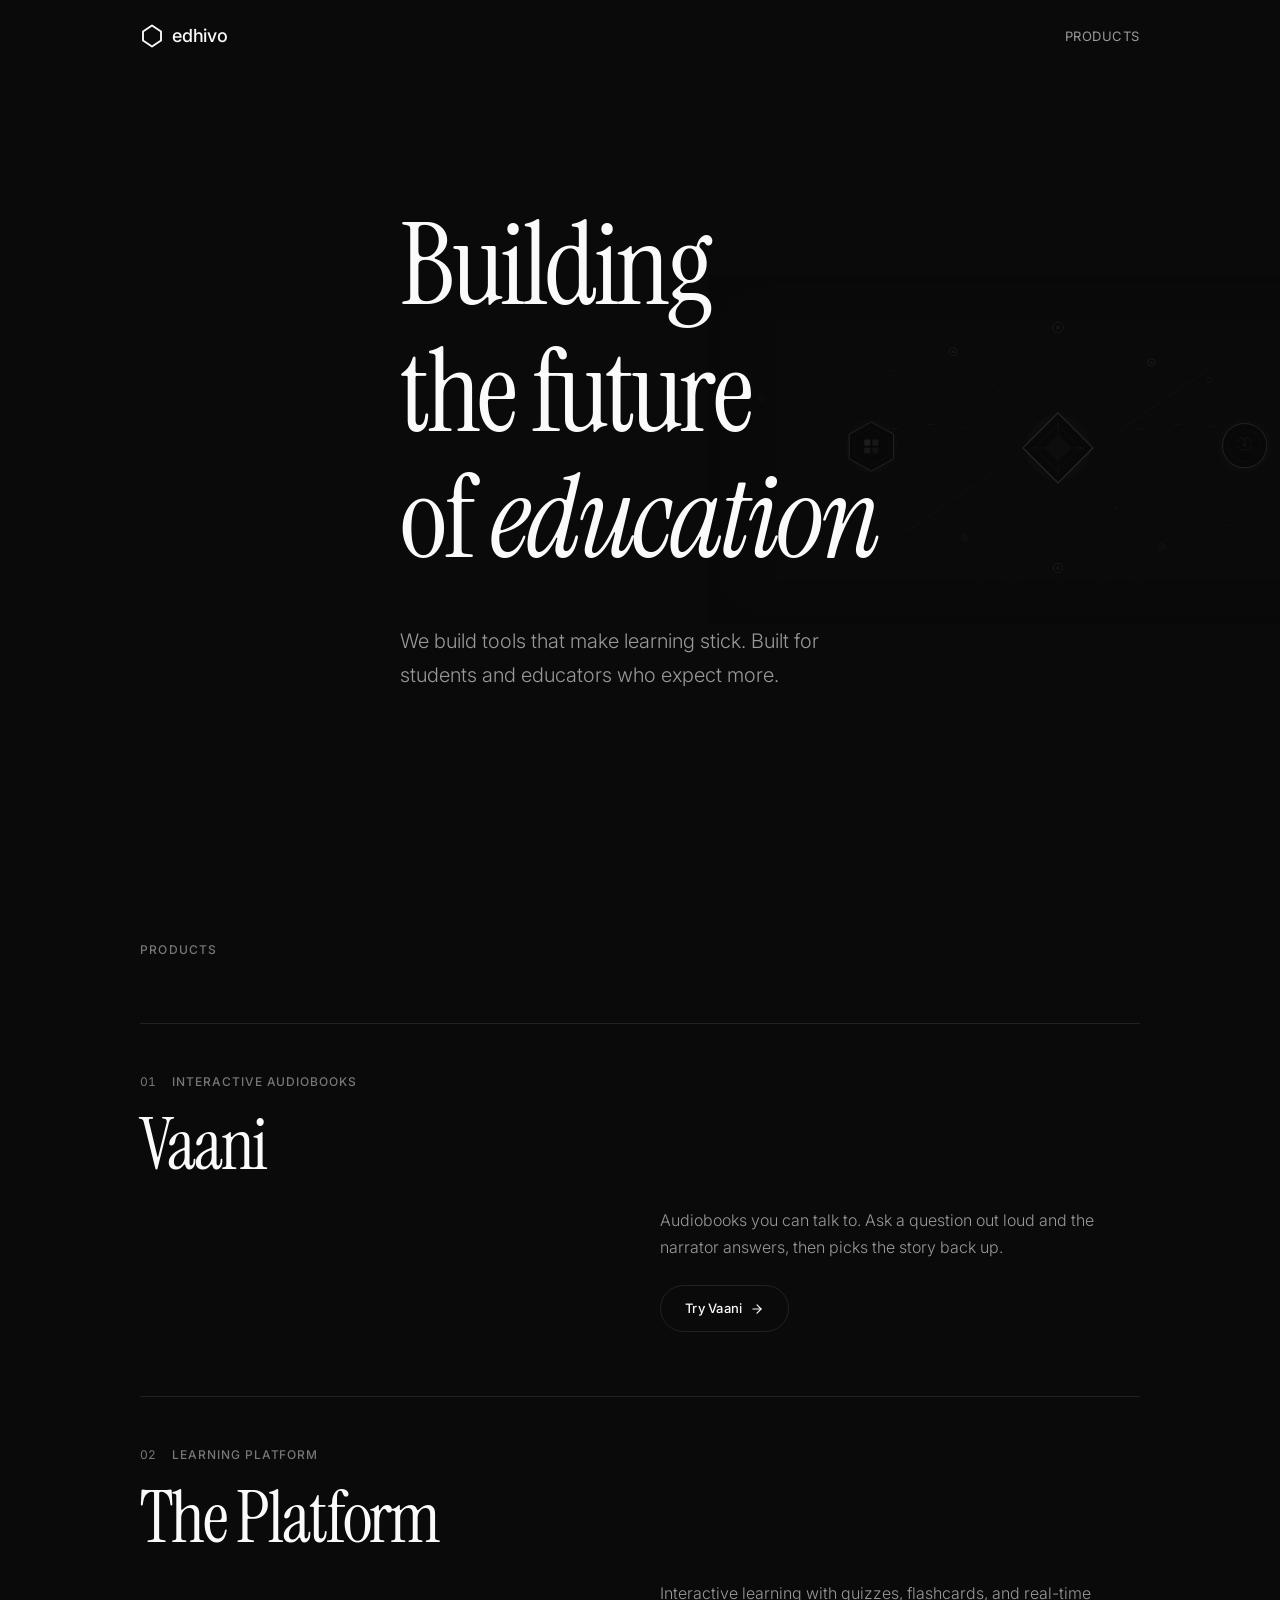
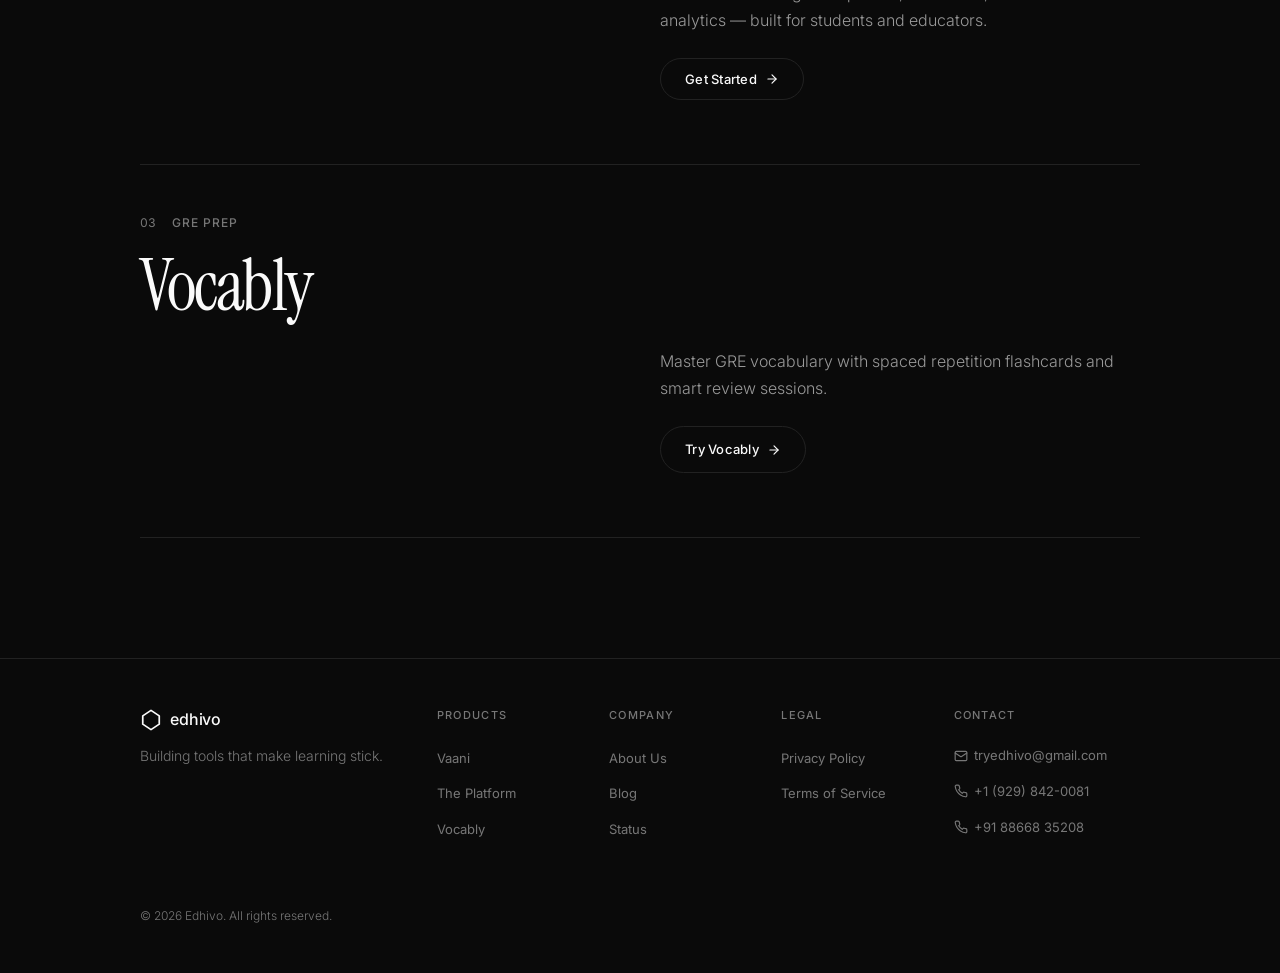
<file: index.html>
<!DOCTYPE html>
<html lang="en">
<head>
  <meta charset="UTF-8">
  <meta name="viewport" content="width=device-width, initial-scale=1.0">

  <!-- Primary Meta Tags -->
  <title>edhivo — Building the future of education</title>
  <meta name="title" content="edhivo — Building the future of education">
  <meta name="description" content="edhivo builds tools that make learning stick. Explore interactive audiobooks, our learning platform and vocabulary apps.">
  <meta name="keywords" content="education, learning, edtech, interactive platform, vocabulary, GRE prep">
  <meta name="author" content="edhivo">

  <!-- Open Graph / Facebook -->
  <meta property="og:type" content="website">
  <meta property="og:url" content="https://edhivo.com/">
  <meta property="og:title" content="edhivo — Building the future of education">
  <meta property="og:description" content="edhivo builds tools that make learning stick. Explore interactive audiobooks, our learning platform and vocabulary apps.">
  <meta property="og:image" content="/assets/og-image.png">

  <!-- Twitter -->
  <meta property="twitter:card" content="summary_large_image">
  <meta property="twitter:url" content="https://edhivo.com/">
  <meta property="twitter:title" content="edhivo — Building the future of education">
  <meta property="twitter:description" content="edhivo builds tools that make learning stick. Explore interactive audiobooks, our learning platform and vocabulary apps.">
  <meta property="twitter:image" content="/assets/og-image.png">

  <!-- Additional -->
  <meta name="robots" content="index, follow">
  <meta name="theme-color" content="#0A0A0A">
  <link rel="icon" type="image/svg+xml" href="assets/favicon.svg">

  <!-- Fonts -->
  <link rel="preconnect" href="https://fonts.googleapis.com">
  <link rel="preconnect" href="https://fonts.gstatic.com" crossorigin>
  <link href="https://fonts.googleapis.com/css2?family=Instrument+Serif:ital@0;1&family=Inter:wght@300;400;500;600&display=swap" rel="stylesheet">

  <link rel="stylesheet" href="styles.css">
</head>
<body>

  <!-- Navigation -->
  <header class="nav" id="nav">
    <div class="container nav-inner">
      <a href="#" class="wordmark" aria-label="edhivo home" onclick="window.scrollTo({top:0,behavior:'smooth'});return false;">
        <svg class="wordmark-icon" width="24" height="24" viewBox="0 0 32 32" fill="none" xmlns="http://www.w3.org/2000/svg">
          <path d="M16 2L28 10V22L16 30L4 22V10L16 2Z" stroke="currentColor" stroke-width="2.5" stroke-linecap="round" stroke-linejoin="round" fill="none"/>
        </svg>
        <span>edhivo</span>
      </a>
      <nav>
        <a href="#products" class="nav-link">Products</a>
      </nav>
    </div>
  </header>

  <!-- Hero -->
  <main>
    <section class="hero">
      <div class="hero-art-wrapper">
        <img src="assets/hero-art.svg" alt="" class="hero-art" aria-hidden="true" />
      </div>
      <div class="container hero-content">
        <h1 class="hero-title">
          <span class="hero-line hero-line-1">
            <span class="word">Building</span>
          </span>
          <span class="hero-line hero-line-2">
            <span class="word">the future</span>
          </span>
          <span class="hero-line hero-line-3">
            <span class="word">of&nbsp;</span><em class="word hero-emphasis">education</em>
          </span>
        </h1>
        <p class="hero-subtitle">
          We build tools that make learning <span class="flicker-word" data-text="stick">stick</span>. Built for students and educators who expect more.
        </p>
      </div>
    </section>

    <!-- Products -->
    <section class="products" id="products">
      <div class="container">
        <span class="section-label">Products</span>
        <div id="products-list"></div>
      </div>
    </section>
  </main>

  <!-- Institution Selector Modal -->
  <div class="modal-overlay" id="modal-overlay" aria-hidden="true">
    <div class="modal" role="dialog" aria-modal="true" aria-labelledby="modal-title">
      <div class="modal-header">
        <h3 id="modal-title">Select your institution</h3>
        <button class="modal-close" id="modal-close" aria-label="Close">&times;</button>
      </div>
      <div class="modal-body" id="modal-body"></div>
    </div>
  </div>

  <!-- Footer -->
  <footer class="footer">
    <div class="container">
      <div class="footer-grid">
        <!-- Brand -->
        <div class="footer-brand">
          <div class="footer-logo" aria-label="edhivo">
            <svg width="22" height="22" viewBox="0 0 32 32" fill="none" xmlns="http://www.w3.org/2000/svg">
              <path d="M16 2L28 10V22L16 30L4 22V10L16 2Z" stroke="currentColor" stroke-width="2.5" stroke-linecap="round" stroke-linejoin="round" fill="none"/>
            </svg>
            <span>edhivo</span>
          </div>
          <p class="footer-desc">Building tools that make learning stick.</p>
        </div>

        <!-- Products -->
        <div class="footer-col">
          <h4 class="footer-heading">Products</h4>
          <ul class="footer-links">
            <li><a href="https://vaani.edhivo.com" target="_blank" rel="noopener">Vaani</a></li>
            <li><a href="#products">The Platform</a></li>
            <li><a href="https://vocably.edhivo.com" target="_blank" rel="noopener">Vocably</a></li>
          </ul>
        </div>

        <!-- Company -->
        <div class="footer-col">
          <h4 class="footer-heading">Company</h4>
          <ul class="footer-links">
            <li><a href="about.html">About Us</a></li>
            <li><a href="blog.html">Blog</a></li>
            <li><a href="/uptime/">Status</a></li>
          </ul>
        </div>

        <!-- Legal -->
        <div class="footer-col">
          <h4 class="footer-heading">Legal</h4>
          <ul class="footer-links">
            <li><a href="privacy.html">Privacy Policy</a></li>
            <li><a href="terms.html">Terms of Service</a></li>
          </ul>
        </div>

        <!-- Contact -->
        <div class="footer-col">
          <h4 class="footer-heading">Contact</h4>
          <ul class="footer-links">
            <li>
              <a href="mailto:tryedhivo@gmail.com">
                <svg width="14" height="14" viewBox="0 0 24 24" fill="none" stroke="currentColor" stroke-width="2" stroke-linecap="round" stroke-linejoin="round"><rect x="2" y="4" width="20" height="16" rx="2"/><path d="m22 7-8.97 5.7a1.94 1.94 0 0 1-2.06 0L2 7"/></svg>
                tryedhivo@gmail.com
              </a>
            </li>
            <li>
              <a href="tel:+19298420081">
                <svg width="14" height="14" viewBox="0 0 24 24" fill="none" stroke="currentColor" stroke-width="2" stroke-linecap="round" stroke-linejoin="round"><path d="M22 16.92v3a2 2 0 0 1-2.18 2 19.79 19.79 0 0 1-8.63-3.07 19.5 19.5 0 0 1-6-6 19.79 19.79 0 0 1-3.07-8.67A2 2 0 0 1 4.11 2h3a2 2 0 0 1 2 1.72c.127.96.361 1.903.7 2.81a2 2 0 0 1-.45 2.11L8.09 9.91a16 16 0 0 0 6 6l1.27-1.27a2 2 0 0 1 2.11-.45c.907.339 1.85.573 2.81.7A2 2 0 0 1 22 16.92z"/></svg>
                +1 (929) 842-0081
              </a>
            </li>
            <li>
              <a href="tel:+918866835208">
                <svg width="14" height="14" viewBox="0 0 24 24" fill="none" stroke="currentColor" stroke-width="2" stroke-linecap="round" stroke-linejoin="round"><path d="M22 16.92v3a2 2 0 0 1-2.18 2 19.79 19.79 0 0 1-8.63-3.07 19.5 19.5 0 0 1-6-6 19.79 19.79 0 0 1-3.07-8.67A2 2 0 0 1 4.11 2h3a2 2 0 0 1 2 1.72c.127.96.361 1.903.7 2.81a2 2 0 0 1-.45 2.11L8.09 9.91a16 16 0 0 0 6 6l1.27-1.27a2 2 0 0 1 2.11-.45c.907.339 1.85.573 2.81.7A2 2 0 0 1 22 16.92z"/></svg>
                +91 88668 35208
              </a>
            </li>
          </ul>
        </div>
        <!-- Copyright -->
        <p class="footer-copyright">&copy; <script>document.write(new Date().getFullYear())</script> Edhivo. All rights reserved.</p>
      </div>
    </div>
  </footer>

  <script src="script.js?v=20261105"></script>
</body>
</html>
</file>
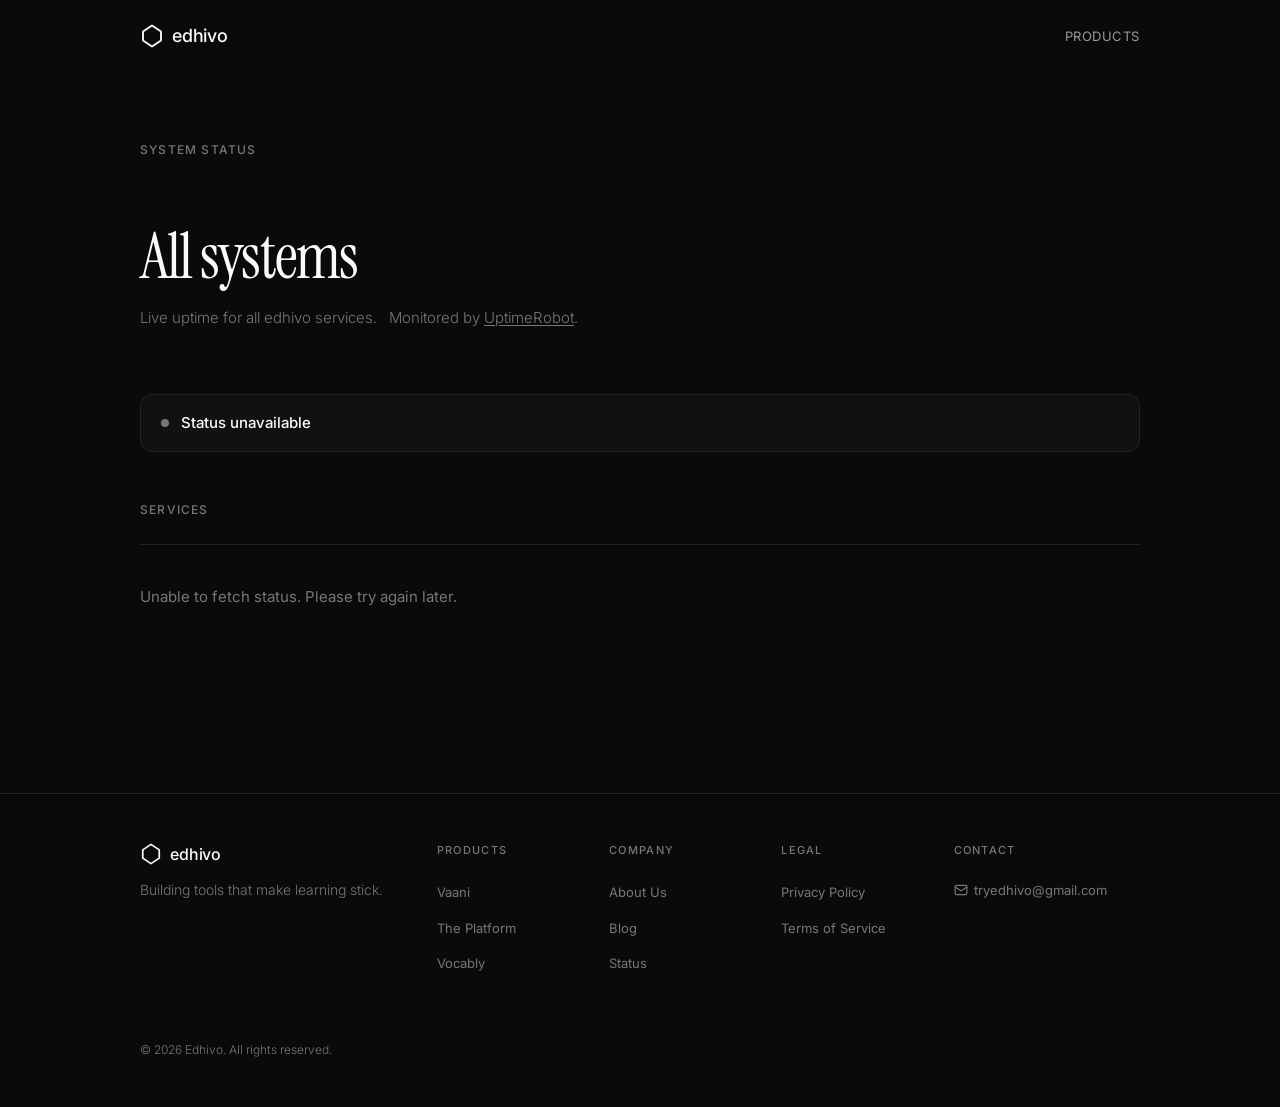
<file: uptime/index.html>
<!DOCTYPE html>
<html lang="en">
<head>
  <meta charset="UTF-8">
  <meta name="viewport" content="width=device-width, initial-scale=1.0">
  <title>System Status — edhivo</title>
  <meta name="description" content="Live uptime and status for all edhivo services.">
  <meta name="robots" content="index, follow">
  <meta name="theme-color" content="#0A0A0A">
  <link rel="icon" type="image/svg+xml" href="../assets/favicon.svg">

  <link rel="preconnect" href="https://fonts.googleapis.com">
  <link rel="preconnect" href="https://fonts.gstatic.com" crossorigin>
  <link href="https://fonts.googleapis.com/css2?family=Instrument+Serif:ital@0;1&family=Inter:wght@300;400;500;600&display=swap" rel="stylesheet">

  <link rel="stylesheet" href="../styles.css">
  <style>
    /* ===== STATUS PAGE SPECIFIC ===== */

    .status-page {
      padding: 120px 0 120px;
      flex: 1;
    }

    @media (min-width: 744px) {
      .status-page { padding: 140px 0 120px; }
    }

    .status-header {
      margin-bottom: 64px;
    }

    .status-title {
      font-family: var(--font-display);
      font-size: clamp(2.5rem, 6vw, 4rem);
      font-weight: 400;
      letter-spacing: -0.03em;
      line-height: 1.05;
      color: var(--text);
      margin-bottom: 16px;
    }

    .status-subtitle {
      font-size: 0.9375rem;
      font-weight: 300;
      color: var(--text-muted);
    }

    .status-subtitle a {
      color: var(--text-muted);
      text-decoration: underline;
      text-underline-offset: 2px;
      transition: color var(--transition);
    }

    .status-subtitle a:hover {
      color: var(--text-secondary);
    }

    /* Overall banner */
    .overall-banner {
      display: flex;
      align-items: center;
      gap: 12px;
      padding: 16px 20px;
      border: 1px solid var(--border);
      border-radius: var(--radius);
      background: var(--bg-card);
      margin-bottom: 48px;
    }

    .overall-banner.all-up {
      border-color: rgba(34, 197, 94, 0.2);
      background: rgba(34, 197, 94, 0.04);
    }

    .overall-banner.has-issues {
      border-color: rgba(239, 68, 68, 0.2);
      background: rgba(239, 68, 68, 0.04);
    }

    .overall-dot {
      width: 8px;
      height: 8px;
      border-radius: 50%;
      flex-shrink: 0;
    }

    .dot-up { background: #22c55e; box-shadow: 0 0 6px rgba(34, 197, 94, 0.5); }
    .dot-down { background: #ef4444; box-shadow: 0 0 6px rgba(239, 68, 68, 0.5); }
    .dot-degraded { background: #eab308; box-shadow: 0 0 6px rgba(234, 179, 8, 0.5); }
    .dot-unknown { background: var(--text-muted); }

    .overall-text {
      font-size: 0.9375rem;
      font-weight: 500;
      color: var(--text);
    }

    .overall-updated {
      margin-left: auto;
      font-size: 0.75rem;
      color: var(--text-muted);
    }

    /* Services section */
    .services-label {
      display: block;
      font-size: 0.75rem;
      font-weight: 500;
      text-transform: uppercase;
      letter-spacing: 0.1em;
      color: var(--text-muted);
      margin-bottom: 24px;
    }

    .services-list {
      display: flex;
      flex-direction: column;
      border-top: 1px solid var(--border);
    }

    .service-row {
      display: flex;
      align-items: center;
      gap: 12px;
      padding: 20px 0;
      border-bottom: 1px solid var(--border);
    }

    .service-indicator {
      width: 8px;
      height: 8px;
      border-radius: 50%;
      flex-shrink: 0;
    }

    .service-name {
      font-size: 0.9375rem;
      font-weight: 400;
      color: var(--text);
      white-space: nowrap;
      min-width: 140px;
      flex-shrink: 0;
    }

    .service-url {
      font-size: 0.75rem;
      color: var(--text-muted);
      display: block;
      margin-top: 2px;
    }

    .uptime-bars {
      display: flex;
      align-items: stretch;
      gap: 2px;
      flex: 1;
      height: 32px;
      min-width: 0;
    }

    .uptime-bar {
      flex: 1;
      border-radius: 2px;
      min-width: 2px;
      cursor: default;
      transition: opacity 0.1s;
    }

    .uptime-bar:hover {
      opacity: 0.75;
    }

    .service-uptime {
      font-size: 0.8125rem;
      color: var(--text-muted);
      font-variant-numeric: tabular-nums;
      text-align: right;
      white-space: nowrap;
      padding-left: 16px;
    }

    .service-uptime strong {
      display: block;
      font-size: 0.9375rem;
      font-weight: 500;
      color: var(--text);
    }

    .service-status-label {
      font-size: 0.75rem;
      font-weight: 500;
      text-transform: uppercase;
      letter-spacing: 0.06em;
      min-width: 90px;
      text-align: right;
    }

    .status-operational { color: #22c55e; }
    .status-down { color: #ef4444; }
    .status-degraded { color: #eab308; }
    .status-unknown { color: var(--text-muted); }

    /* Skeleton loading */
    .skeleton {
      background: linear-gradient(90deg, var(--bg-card) 25%, var(--bg-elevated) 50%, var(--bg-card) 75%);
      background-size: 200% 100%;
      animation: shimmer 1.5s infinite;
      border-radius: 4px;
    }

    @keyframes shimmer {
      0% { background-position: 200% 0; }
      100% { background-position: -200% 0; }
    }

    .skeleton-row {
      display: flex;
      align-items: center;
      gap: 16px;
      padding: 20px 0;
      border-bottom: 1px solid var(--border);
    }

    .skeleton-dot {
      width: 8px;
      height: 8px;
      border-radius: 50%;
    }

    .skeleton-text {
      height: 14px;
    }

    /* Error state */
    .error-state {
      padding: 40px 0;
      color: var(--text-muted);
      font-size: 0.9375rem;
    }

    /* Last checked */
    .last-checked {
      margin-top: 24px;
      font-size: 0.75rem;
      color: var(--text-muted);
    }

    @media (max-width: 540px) {
      .service-uptime { display: none; }
      .overall-updated { display: none; }
      .service-name { min-width: 100px; }
      .uptime-bars { height: 24px; }
    }

    /* Uptime bar tooltip */
    #bar-tooltip {
      position: fixed;
      z-index: 100;
      pointer-events: none;
      background: var(--bg-elevated);
      border: 1px solid var(--border);
      border-radius: var(--radius);
      padding: 8px 12px;
      font-size: 0.75rem;
      color: var(--text);
      white-space: nowrap;
      opacity: 0;
      transition: opacity 0.1s;
      box-shadow: 0 4px 12px rgba(0,0,0,0.3);
    }

    #bar-tooltip.visible {
      opacity: 1;
    }

    #bar-tooltip .tip-date {
      font-weight: 500;
      margin-bottom: 2px;
    }

    #bar-tooltip .tip-ratio {
      color: var(--text-muted);
    }

    #bar-tooltip .tip-status {
      font-weight: 500;
      margin-top: 2px;
    }

    .tip-green  { color: #22c55e; }
    .tip-yellow { color: #eab308; }
    .tip-red    { color: #ef4444; }
    .tip-grey   { color: var(--text-muted); }
  </style>
</head>
<body>
  <div id="bar-tooltip">
    <div class="tip-date"></div>
    <div class="tip-ratio"></div>
    <div class="tip-status"></div>
  </div>

  <!-- Navigation -->
  <header class="nav scrolled" id="nav">
    <div class="container nav-inner">
      <a href="/" class="wordmark" aria-label="edhivo home">
        <svg class="wordmark-icon" width="24" height="24" viewBox="0 0 32 32" fill="none" xmlns="http://www.w3.org/2000/svg">
          <path d="M16 2L28 10V22L16 30L4 22V10L16 2Z" stroke="currentColor" stroke-width="2.5" stroke-linecap="round" stroke-linejoin="round" fill="none"/>
        </svg>
        <span>edhivo</span>
      </a>
      <nav>
        <a href="/#products" class="nav-link">Products</a>
      </nav>
    </div>
  </header>

  <main class="status-page">
    <div class="container">

      <!-- Header -->
      <div class="status-header">
        <span class="section-label">System Status</span>
        <h1 class="status-title">All systems</h1>
        <p class="status-subtitle">
          Live uptime for all edhivo services. &nbsp;
          Monitored by <a href="https://uptimerobot.com" target="_blank" rel="noopener">UptimeRobot</a>.
        </p>
      </div>

      <!-- Overall status banner -->
      <div class="overall-banner" id="overall-banner">
        <span class="overall-dot dot-unknown skeleton skeleton-dot"></span>
        <span class="overall-text skeleton skeleton-text" style="width:180px;height:14px;">&nbsp;</span>
        <span class="overall-updated" id="overall-updated"></span>
      </div>

      <!-- Services -->
      <span class="services-label">Services</span>
      <div class="services-list" id="services-list">
        <!-- Skeleton rows -->
        <div class="skeleton-row">
          <span class="skeleton skeleton-dot"></span>
          <span class="skeleton skeleton-text" style="width:140px;flex:1"></span>
          <span class="skeleton skeleton-text" style="width:60px"></span>
        </div>
        <div class="skeleton-row">
          <span class="skeleton skeleton-dot"></span>
          <span class="skeleton skeleton-text" style="width:160px;flex:1"></span>
          <span class="skeleton skeleton-text" style="width:60px"></span>
        </div>
        <div class="skeleton-row">
          <span class="skeleton skeleton-dot"></span>
          <span class="skeleton skeleton-text" style="width:120px;flex:1"></span>
          <span class="skeleton skeleton-text" style="width:60px"></span>
        </div>
      </div>

      <p class="last-checked" id="last-checked"></p>

    </div>
  </main>

  <!-- Footer -->
  <footer class="footer">
    <div class="container">
      <div class="footer-grid">
        <div class="footer-brand">
          <div class="footer-logo" aria-label="edhivo">
            <svg width="22" height="22" viewBox="0 0 32 32" fill="none" xmlns="http://www.w3.org/2000/svg">
              <path d="M16 2L28 10V22L16 30L4 22V10L16 2Z" stroke="currentColor" stroke-width="2.5" stroke-linecap="round" stroke-linejoin="round" fill="none"/>
            </svg>
            <span>edhivo</span>
          </div>
          <p class="footer-desc">Building tools that make learning stick.</p>
        </div>
        <div class="footer-col">
          <h4 class="footer-heading">Products</h4>
          <ul class="footer-links">
            <li><a href="https://vaani.edhivo.com" target="_blank" rel="noopener">Vaani</a></li>
            <li><a href="/#products">The Platform</a></li>
            <li><a href="https://vocably.edhivo.com" target="_blank" rel="noopener">Vocably</a></li>
          </ul>
        </div>
        <div class="footer-col">
          <h4 class="footer-heading">Company</h4>
          <ul class="footer-links">
            <li><a href="/about.html">About Us</a></li>
            <li><a href="/blog.html">Blog</a></li>
            <li><a href="/uptime/">Status</a></li>
          </ul>
        </div>
        <div class="footer-col">
          <h4 class="footer-heading">Legal</h4>
          <ul class="footer-links">
            <li><a href="/privacy.html">Privacy Policy</a></li>
            <li><a href="/terms.html">Terms of Service</a></li>
          </ul>
        </div>
        <div class="footer-col">
          <h4 class="footer-heading">Contact</h4>
          <ul class="footer-links">
            <li>
              <a href="mailto:tryedhivo@gmail.com">
                <svg width="14" height="14" viewBox="0 0 24 24" fill="none" stroke="currentColor" stroke-width="2" stroke-linecap="round" stroke-linejoin="round"><rect x="2" y="4" width="20" height="16" rx="2"/><path d="m22 7-8.97 5.7a1.94 1.94 0 0 1-2.06 0L2 7"/></svg>
                tryedhivo@gmail.com
              </a>
            </li>
          </ul>
        </div>
        <p class="footer-copyright">&copy; <script>document.write(new Date().getFullYear())</script> Edhivo. All rights reserved.</p>
      </div>
    </div>
  </footer>

  <script>
    // UptimeRobot public status page slug — no API key needed
    const PSP_SLUG = 'AXpUyeRNBE';

    // UptimeRobot statusClass values
    const STATUS = {
      'success': { label: 'Operational', cls: 'status-operational', dot: 'dot-up'       },
      'danger':  { label: 'Outage',      cls: 'status-down',        dot: 'dot-down'     },
      'warning': { label: 'Degraded',    cls: 'status-degraded',    dot: 'dot-degraded' },
    };

    function formatUptime(ratio) {
      if (!ratio) return '—';
      return parseFloat(ratio).toFixed(2) + '%';
    }

    function barColor(entry) {
      if (entry.color === 'grey') return 'var(--border)';
      if (entry.color === 'green') return '#22c55e';
      if (entry.color === 'blue' || entry.color === 'yellow') return '#eab308';
      return '#ef4444';
    }

    function timeAgo(date) {
      const seconds = Math.floor((Date.now() - date) / 1000);
      if (seconds < 60) return 'just now';
      const minutes = Math.floor(seconds / 60);
      if (minutes < 60) return `${minutes}m ago`;
      const hours = Math.floor(minutes / 60);
      return `${hours}h ago`;
    }

    function renderServices(monitors, counts) {
      const list = document.getElementById('services-list');
      const banner = document.getElementById('overall-banner');
      const title = document.querySelector('.status-title');

      const allUp = counts.down === 0 && counts.up === counts.total;
      const anyDown = counts.down > 0;

      if (allUp) {
        title.textContent = 'All systems operational';
        banner.className = 'overall-banner all-up';
        banner.innerHTML = `
          <span class="overall-dot dot-up"></span>
          <span class="overall-text">All systems operational</span>
          <span class="overall-updated">Updated ${timeAgo(Date.now())}</span>
        `;
      } else if (anyDown) {
        title.textContent = 'Service disruption';
        banner.className = 'overall-banner has-issues';
        banner.innerHTML = `
          <span class="overall-dot dot-down"></span>
          <span class="overall-text">One or more services are down</span>
          <span class="overall-updated">Updated ${timeAgo(Date.now())}</span>
        `;
      } else {
        title.textContent = 'Degraded performance';
        banner.className = 'overall-banner has-issues';
        banner.innerHTML = `
          <span class="overall-dot dot-degraded"></span>
          <span class="overall-text">Degraded performance detected</span>
          <span class="overall-updated">Updated ${timeAgo(Date.now())}</span>
        `;
      }

      list.innerHTML = monitors.map(m => {
        const s = STATUS[m.statusClass] || { label: 'Unknown', cls: 'status-unknown', dot: 'dot-unknown' };
        const uptime = m['30dRatio'] ? formatUptime(m['30dRatio'].ratio) : '—';

        const bars = (m.dailyRatios || []).map(d => {
          return `<div class="uptime-bar" style="background:${barColor(d)}" data-date="${d.date}" data-ratio="${d.ratio}" data-color="${d.color}"></div>`;
        }).join('');

        return `
          <div class="service-row">
            <span class="service-indicator ${s.dot}"></span>
            <span class="service-name">${escapeHtml(m.name)}</span>
            <div class="uptime-bars">${bars}</div>
            <div class="service-uptime">
              <strong>${uptime}</strong>
              30d uptime
            </div>
            <span class="service-status-label ${s.cls}">${s.label}</span>
          </div>
        `;
      }).join('');

      document.getElementById('last-checked').textContent =
        `Last updated: ${new Date().toLocaleTimeString([], { hour: '2-digit', minute: '2-digit' })}`;
    }

    function escapeHtml(str) {
      return String(str)
        .replace(/&/g, '&amp;')
        .replace(/</g, '&lt;')
        .replace(/>/g, '&gt;')
        .replace(/"/g, '&quot;');
    }

    function showError(msg) {
      document.getElementById('services-list').innerHTML =
        `<div class="error-state">${escapeHtml(msg)}</div>`;
      document.getElementById('overall-banner').innerHTML = `
        <span class="overall-dot dot-unknown"></span>
        <span class="overall-text">Status unavailable</span>
      `;
    }

    async function fetchStatus() {
      try {
        const res = await fetch(`https://stats.uptimerobot.com/api/getMonitorList/${PSP_SLUG}`);
        if (!res.ok) throw new Error(`HTTP ${res.status}`);
        const data = await res.json();
        renderServices(data.psp.monitors || [], data.statistics.counts);
      } catch (err) {
        showError('Unable to fetch status. Please try again later.');
        console.error('Status fetch failed:', err);
      }
    }

    // Uptime bar tooltip
    const tooltip = document.getElementById('bar-tooltip');
    const tipDate = tooltip.querySelector('.tip-date');
    const tipRatio = tooltip.querySelector('.tip-ratio');
    const tipStatus = tooltip.querySelector('.tip-status');

    const STATUS_LABEL = {
      grey:   { text: 'No data',         cls: 'tip-grey'   },
      green:  { text: 'Operational',     cls: 'tip-green'  },
      blue:   { text: 'Partial outage',  cls: 'tip-yellow' },
      yellow: { text: 'Degraded',        cls: 'tip-yellow' },
      red:    { text: 'Outage',          cls: 'tip-red'    },
    };

    document.addEventListener('mousemove', e => {
      const bar = e.target.closest('.uptime-bar');
      if (!bar) {
        tooltip.classList.remove('visible');
        return;
      }

      const { date, ratio, color } = bar.dataset;
      const s = STATUS_LABEL[color] || STATUS_LABEL.grey;

      tipDate.textContent = date;
      tipRatio.textContent = color === 'grey' ? '' : `${parseFloat(ratio).toFixed(2)}% uptime`;
      tipStatus.textContent = s.text;
      tipStatus.className = `tip-status ${s.cls}`;

      const x = e.clientX;
      const y = e.clientY;
      const tw = tooltip.offsetWidth;
      const th = tooltip.offsetHeight;
      const pad = 12;

      tooltip.style.left = `${Math.min(x + pad, window.innerWidth - tw - pad)}px`;
      tooltip.style.top  = `${y - th - pad}px`;
      tooltip.classList.add('visible');
    });

    document.addEventListener('mouseleave', () => tooltip.classList.remove('visible'));

    // Nav scroll effect (same as main site)
    const nav = document.getElementById('nav');
    window.addEventListener('scroll', () => {
      nav.classList.toggle('scrolled', window.scrollY > 10);
    }, { passive: true });
    // Keep nav visible on status page (already has scrolled class set)

    fetchStatus();
    // Refresh every 5 minutes
    setInterval(fetchStatus, 5 * 60 * 1000);
  </script>
</body>
</html>
</file>
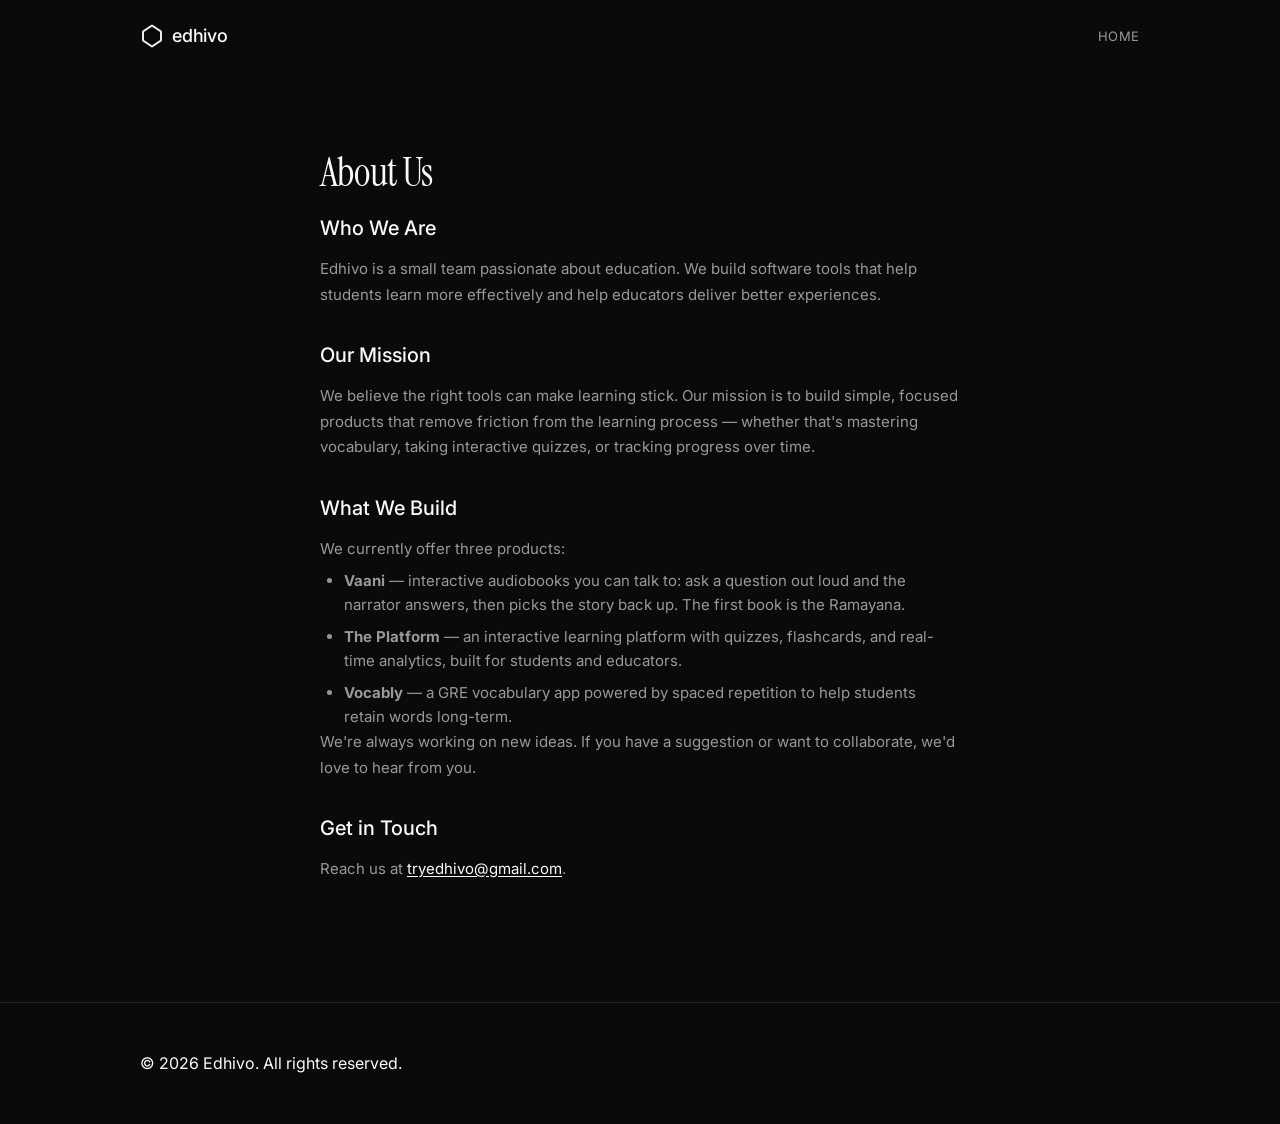
<file: about.html>
<!DOCTYPE html>
<html lang="en">
<head>
  <meta charset="UTF-8">
  <meta name="viewport" content="width=device-width, initial-scale=1.0">
  <title>About Us — edhivo</title>
  <meta name="description" content="Learn about edhivo — who we are, our mission, and why we build tools for education.">
  <meta name="theme-color" content="#0A0A0A">
  <link rel="icon" type="image/svg+xml" href="assets/favicon.svg">
  <link rel="preconnect" href="https://fonts.googleapis.com">
  <link rel="preconnect" href="https://fonts.gstatic.com" crossorigin>
  <link href="https://fonts.googleapis.com/css2?family=Instrument+Serif:ital@0;1&family=Inter:wght@300;400;500;600&display=swap" rel="stylesheet">
  <link rel="stylesheet" href="styles.css">
</head>
<body>

  <header class="nav" id="nav">
    <div class="container nav-inner">
      <a href="index.html" class="wordmark" aria-label="edhivo home">
        <svg class="wordmark-icon" width="24" height="24" viewBox="0 0 32 32" fill="none" xmlns="http://www.w3.org/2000/svg">
          <path d="M16 2L28 10V22L16 30L4 22V10L16 2Z" stroke="currentColor" stroke-width="2.5" stroke-linecap="round" stroke-linejoin="round" fill="none"/>
        </svg>
        <span>edhivo</span>
      </a>
      <nav>
        <a href="index.html" class="nav-link">Home</a>
      </nav>
    </div>
  </header>

  <main>
    <article class="legal-page">
      <div class="container">
        <h1 class="legal-title">About Us</h1>

        <div class="legal-content">
          <section>
            <h2>Who We Are</h2>
            <p>Edhivo is a small team passionate about education. We build software tools that help students learn more effectively and help educators deliver better experiences.</p>
          </section>

          <section>
            <h2>Our Mission</h2>
            <p>We believe the right tools can make learning stick. Our mission is to build simple, focused products that remove friction from the learning process — whether that's mastering vocabulary, taking interactive quizzes, or tracking progress over time.</p>
          </section>

          <section>
            <h2>What We Build</h2>
            <p>We currently offer three products:</p>
            <ul>
              <li><strong>Vaani</strong> — interactive audiobooks you can talk to: ask a question out loud and the narrator answers, then picks the story back up. The first book is the Ramayana.</li>
              <li><strong>The Platform</strong> — an interactive learning platform with quizzes, flashcards, and real-time analytics, built for students and educators.</li>
              <li><strong>Vocably</strong> — a GRE vocabulary app powered by spaced repetition to help students retain words long-term.</li>
            </ul>
            <p>We're always working on new ideas. If you have a suggestion or want to collaborate, we'd love to hear from you.</p>
          </section>

          <section>
            <h2>Get in Touch</h2>
            <p>Reach us at <a href="mailto:tryedhivo@gmail.com">tryedhivo@gmail.com</a>.</p>
          </section>
        </div>
      </div>
    </article>
  </main>

  <footer class="footer">
    <div class="container">
      <div class="footer-bottom" style="border-top: none;">
        <span>&copy; <script>document.write(new Date().getFullYear())</script> Edhivo. All rights reserved.</span>
      </div>
    </div>
  </footer>

  <script>
    const nav = document.getElementById("nav");
    window.addEventListener("scroll", () => {
      nav.classList.toggle("scrolled", window.scrollY > 8);
    }, { passive: true });
  </script>
</body>
</html>
</file>
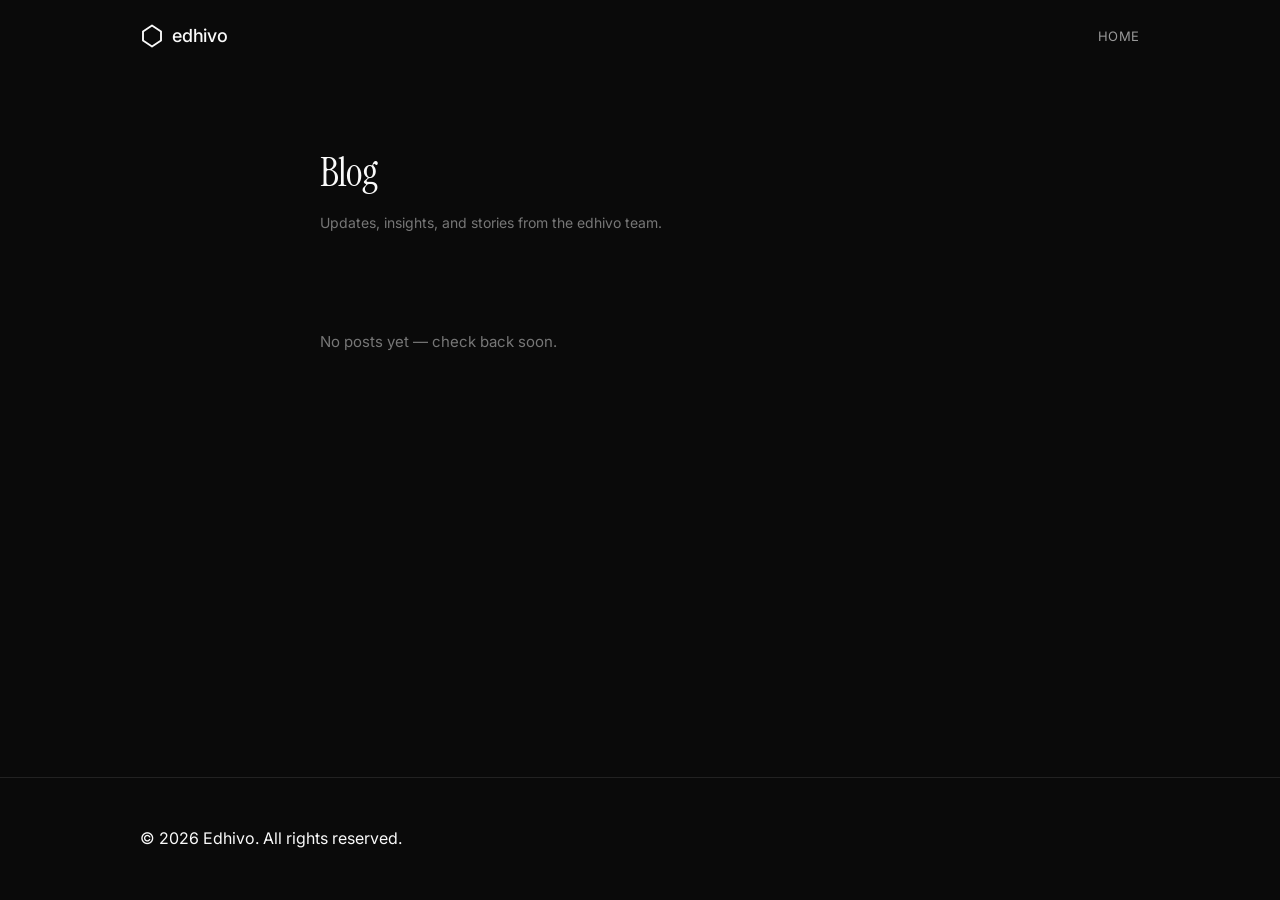
<file: blog.html>
<!DOCTYPE html>
<html lang="en">
<head>
  <meta charset="UTF-8">
  <meta name="viewport" content="width=device-width, initial-scale=1.0">
  <title>Blog — edhivo</title>
  <meta name="description" content="Updates, insights, and stories from the edhivo team.">
  <meta name="theme-color" content="#0A0A0A">
  <link rel="icon" type="image/svg+xml" href="assets/favicon.svg">
  <link rel="preconnect" href="https://fonts.googleapis.com">
  <link rel="preconnect" href="https://fonts.gstatic.com" crossorigin>
  <link href="https://fonts.googleapis.com/css2?family=Instrument+Serif:ital@0;1&family=Inter:wght@300;400;500;600&display=swap" rel="stylesheet">
  <link rel="stylesheet" href="styles.css">
</head>
<body>

  <header class="nav" id="nav">
    <div class="container nav-inner">
      <a href="index.html" class="wordmark" aria-label="edhivo home">
        <svg class="wordmark-icon" width="24" height="24" viewBox="0 0 32 32" fill="none" xmlns="http://www.w3.org/2000/svg">
          <path d="M16 2L28 10V22L16 30L4 22V10L16 2Z" stroke="currentColor" stroke-width="2.5" stroke-linecap="round" stroke-linejoin="round" fill="none"/>
        </svg>
        <span>edhivo</span>
      </a>
      <nav>
        <a href="index.html" class="nav-link">Home</a>
      </nav>
    </div>
  </header>

  <main>
    <section class="legal-page">
      <div class="container">
        <h1 class="legal-title">Blog</h1>
        <p class="legal-updated">Updates, insights, and stories from the edhivo team.</p>

        <div class="blog-grid" id="blog-grid">
          <p class="blog-empty">No posts yet — check back soon.</p>
        </div>
      </div>
    </section>
  </main>

  <footer class="footer">
    <div class="container">
      <div class="footer-bottom" style="border-top: none;">
        <span>&copy; <script>document.write(new Date().getFullYear())</script> Edhivo. All rights reserved.</span>
      </div>
    </div>
  </footer>

  <script>
    const nav = document.getElementById("nav");
    window.addEventListener("scroll", () => {
      nav.classList.toggle("scrolled", window.scrollY > 8);
    }, { passive: true });
  </script>
</body>
</html>
</file>
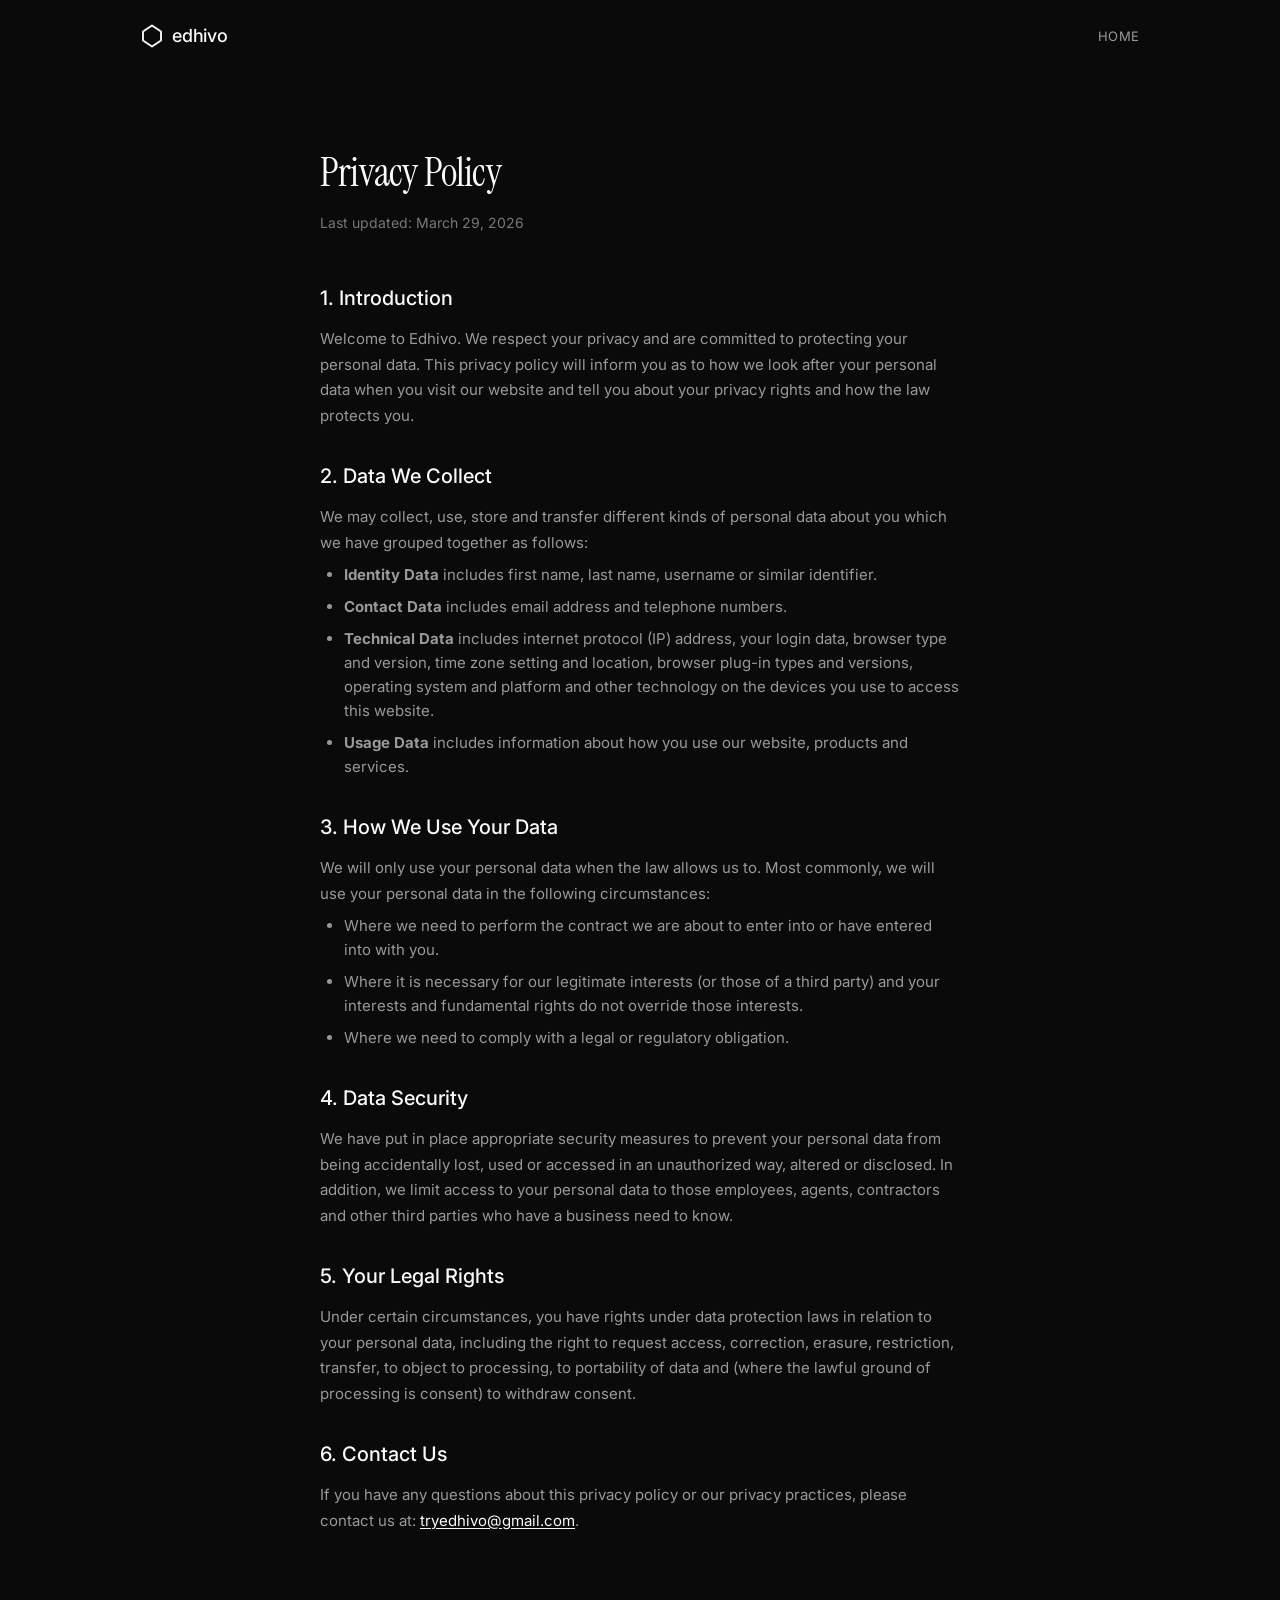
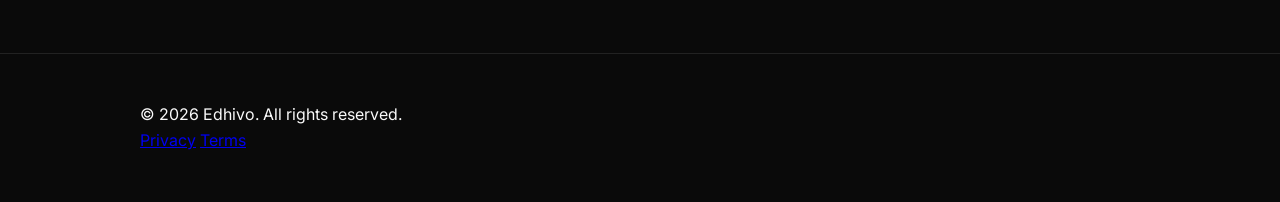
<file: privacy.html>
<!DOCTYPE html>
<html lang="en">
<head>
  <meta charset="UTF-8">
  <meta name="viewport" content="width=device-width, initial-scale=1.0">
  <title>Privacy Policy — edhivo</title>
  <meta name="description" content="edhivo privacy policy — how we collect, use, and protect your personal data.">
  <meta name="theme-color" content="#0A0A0A">
  <link rel="icon" type="image/svg+xml" href="assets/favicon.svg">
  <link rel="preconnect" href="https://fonts.googleapis.com">
  <link rel="preconnect" href="https://fonts.gstatic.com" crossorigin>
  <link href="https://fonts.googleapis.com/css2?family=Instrument+Serif:ital@0;1&family=Inter:wght@300;400;500;600&display=swap" rel="stylesheet">
  <link rel="stylesheet" href="styles.css">
</head>
<body>

  <header class="nav" id="nav">
    <div class="container nav-inner">
      <a href="index.html" class="wordmark" aria-label="edhivo home">
        <svg class="wordmark-icon" width="24" height="24" viewBox="0 0 32 32" fill="none" xmlns="http://www.w3.org/2000/svg">
          <path d="M16 2L28 10V22L16 30L4 22V10L16 2Z" stroke="currentColor" stroke-width="2.5" stroke-linecap="round" stroke-linejoin="round" fill="none"/>
        </svg>
        <span>edhivo</span>
      </a>
      <nav>
        <a href="index.html" class="nav-link">Home</a>
      </nav>
    </div>
  </header>

  <main>
    <article class="legal-page">
      <div class="container">
        <h1 class="legal-title">Privacy Policy</h1>
        <p class="legal-updated">Last updated: March 29, 2026</p>

        <div class="legal-content">
          <section>
            <h2>1. Introduction</h2>
            <p>Welcome to Edhivo. We respect your privacy and are committed to protecting your personal data. This privacy policy will inform you as to how we look after your personal data when you visit our website and tell you about your privacy rights and how the law protects you.</p>
          </section>

          <section>
            <h2>2. Data We Collect</h2>
            <p>We may collect, use, store and transfer different kinds of personal data about you which we have grouped together as follows:</p>
            <ul>
              <li><strong>Identity Data</strong> includes first name, last name, username or similar identifier.</li>
              <li><strong>Contact Data</strong> includes email address and telephone numbers.</li>
              <li><strong>Technical Data</strong> includes internet protocol (IP) address, your login data, browser type and version, time zone setting and location, browser plug-in types and versions, operating system and platform and other technology on the devices you use to access this website.</li>
              <li><strong>Usage Data</strong> includes information about how you use our website, products and services.</li>
            </ul>
          </section>

          <section>
            <h2>3. How We Use Your Data</h2>
            <p>We will only use your personal data when the law allows us to. Most commonly, we will use your personal data in the following circumstances:</p>
            <ul>
              <li>Where we need to perform the contract we are about to enter into or have entered into with you.</li>
              <li>Where it is necessary for our legitimate interests (or those of a third party) and your interests and fundamental rights do not override those interests.</li>
              <li>Where we need to comply with a legal or regulatory obligation.</li>
            </ul>
          </section>

          <section>
            <h2>4. Data Security</h2>
            <p>We have put in place appropriate security measures to prevent your personal data from being accidentally lost, used or accessed in an unauthorized way, altered or disclosed. In addition, we limit access to your personal data to those employees, agents, contractors and other third parties who have a business need to know.</p>
          </section>

          <section>
            <h2>5. Your Legal Rights</h2>
            <p>Under certain circumstances, you have rights under data protection laws in relation to your personal data, including the right to request access, correction, erasure, restriction, transfer, to object to processing, to portability of data and (where the lawful ground of processing is consent) to withdraw consent.</p>
          </section>

          <section>
            <h2>6. Contact Us</h2>
            <p>If you have any questions about this privacy policy or our privacy practices, please contact us at: <a href="mailto:tryedhivo@gmail.com">tryedhivo@gmail.com</a>.</p>
          </section>
        </div>
      </div>
    </article>
  </main>

  <footer class="footer">
    <div class="container">
      <div class="footer-bottom" style="border-top: none;">
        <span>&copy; <script>document.write(new Date().getFullYear())</script> Edhivo. All rights reserved.</span>
        <div class="footer-bottom-links">
          <a href="privacy.html">Privacy</a>
          <a href="terms.html">Terms</a>
        </div>
      </div>
    </div>
  </footer>

  <script>
    const nav = document.getElementById("nav");
    window.addEventListener("scroll", () => {
      nav.classList.toggle("scrolled", window.scrollY > 8);
    }, { passive: true });
  </script>
</body>
</html>
</file>
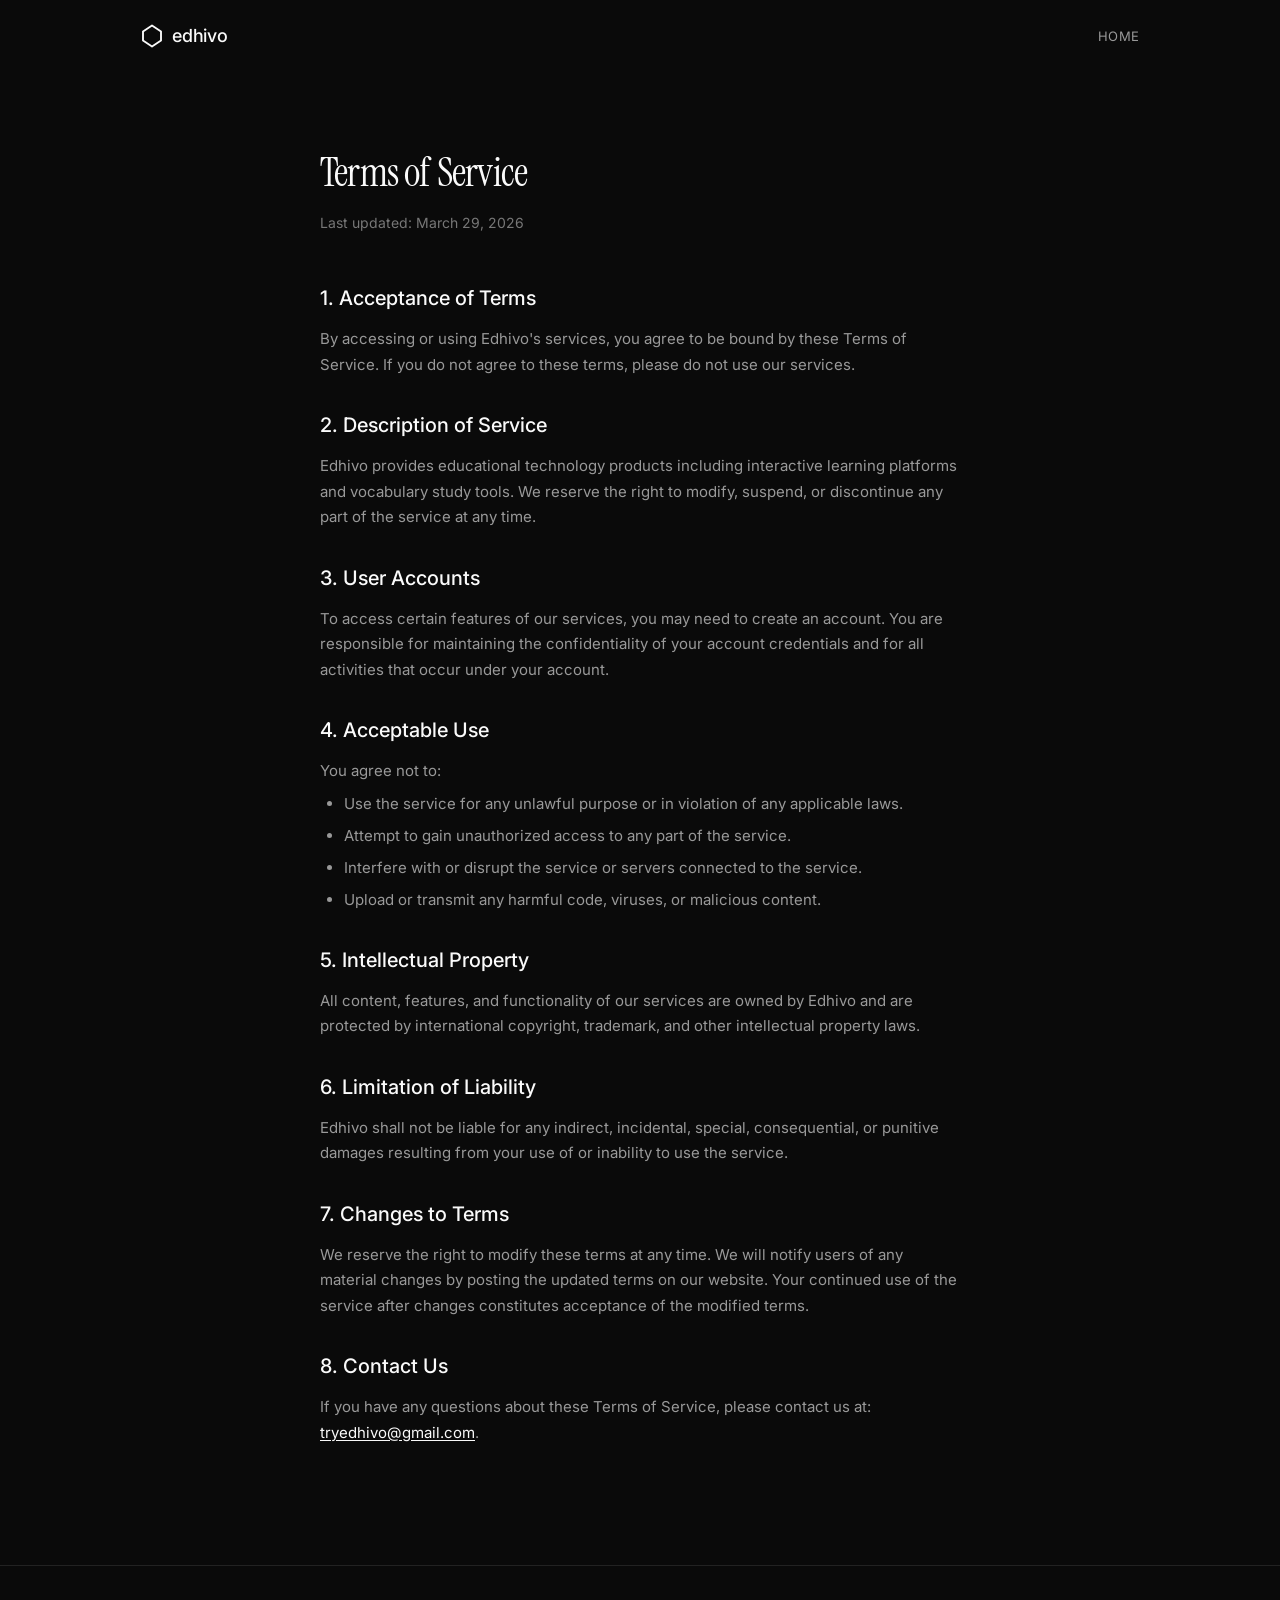
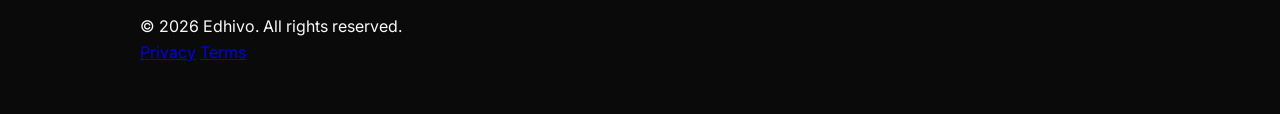
<file: terms.html>
<!DOCTYPE html>
<html lang="en">
<head>
  <meta charset="UTF-8">
  <meta name="viewport" content="width=device-width, initial-scale=1.0">
  <title>Terms of Service — edhivo</title>
  <meta name="description" content="edhivo terms of service — the rules and guidelines for using our products.">
  <meta name="theme-color" content="#0A0A0A">
  <link rel="icon" type="image/svg+xml" href="assets/favicon.svg">
  <link rel="preconnect" href="https://fonts.googleapis.com">
  <link rel="preconnect" href="https://fonts.gstatic.com" crossorigin>
  <link href="https://fonts.googleapis.com/css2?family=Instrument+Serif:ital@0;1&family=Inter:wght@300;400;500;600&display=swap" rel="stylesheet">
  <link rel="stylesheet" href="styles.css">
</head>
<body>

  <header class="nav" id="nav">
    <div class="container nav-inner">
      <a href="index.html" class="wordmark" aria-label="edhivo home">
        <svg class="wordmark-icon" width="24" height="24" viewBox="0 0 32 32" fill="none" xmlns="http://www.w3.org/2000/svg">
          <path d="M16 2L28 10V22L16 30L4 22V10L16 2Z" stroke="currentColor" stroke-width="2.5" stroke-linecap="round" stroke-linejoin="round" fill="none"/>
        </svg>
        <span>edhivo</span>
      </a>
      <nav>
        <a href="index.html" class="nav-link">Home</a>
      </nav>
    </div>
  </header>

  <main>
    <article class="legal-page">
      <div class="container">
        <h1 class="legal-title">Terms of Service</h1>
        <p class="legal-updated">Last updated: March 29, 2026</p>

        <div class="legal-content">
          <section>
            <h2>1. Acceptance of Terms</h2>
            <p>By accessing or using Edhivo's services, you agree to be bound by these Terms of Service. If you do not agree to these terms, please do not use our services.</p>
          </section>

          <section>
            <h2>2. Description of Service</h2>
            <p>Edhivo provides educational technology products including interactive learning platforms and vocabulary study tools. We reserve the right to modify, suspend, or discontinue any part of the service at any time.</p>
          </section>

          <section>
            <h2>3. User Accounts</h2>
            <p>To access certain features of our services, you may need to create an account. You are responsible for maintaining the confidentiality of your account credentials and for all activities that occur under your account.</p>
          </section>

          <section>
            <h2>4. Acceptable Use</h2>
            <p>You agree not to:</p>
            <ul>
              <li>Use the service for any unlawful purpose or in violation of any applicable laws.</li>
              <li>Attempt to gain unauthorized access to any part of the service.</li>
              <li>Interfere with or disrupt the service or servers connected to the service.</li>
              <li>Upload or transmit any harmful code, viruses, or malicious content.</li>
            </ul>
          </section>

          <section>
            <h2>5. Intellectual Property</h2>
            <p>All content, features, and functionality of our services are owned by Edhivo and are protected by international copyright, trademark, and other intellectual property laws.</p>
          </section>

          <section>
            <h2>6. Limitation of Liability</h2>
            <p>Edhivo shall not be liable for any indirect, incidental, special, consequential, or punitive damages resulting from your use of or inability to use the service.</p>
          </section>

          <section>
            <h2>7. Changes to Terms</h2>
            <p>We reserve the right to modify these terms at any time. We will notify users of any material changes by posting the updated terms on our website. Your continued use of the service after changes constitutes acceptance of the modified terms.</p>
          </section>

          <section>
            <h2>8. Contact Us</h2>
            <p>If you have any questions about these Terms of Service, please contact us at: <a href="mailto:tryedhivo@gmail.com">tryedhivo@gmail.com</a>.</p>
          </section>
        </div>
      </div>
    </article>
  </main>

  <footer class="footer">
    <div class="container">
      <div class="footer-bottom" style="border-top: none;">
        <span>&copy; <script>document.write(new Date().getFullYear())</script> Edhivo. All rights reserved.</span>
        <div class="footer-bottom-links">
          <a href="privacy.html">Privacy</a>
          <a href="terms.html">Terms</a>
        </div>
      </div>
    </div>
  </footer>

  <script>
    const nav = document.getElementById("nav");
    window.addEventListener("scroll", () => {
      nav.classList.toggle("scrolled", window.scrollY > 8);
    }, { passive: true });
  </script>
</body>
</html>
</file>
<file: styles.css>
/* =============================
   DESIGN TOKENS
   ============================= */

:root {
  --bg: #0A0A0A;
  --bg-card: #111111;
  --bg-elevated: #161616;
  --text: #FAFAFA;
  --text-secondary: #999999;
  --text-muted: #777777;
  --accent: #FAFAFA;
  --accent-hover: #CCCCCC;
  --border: #222222;
  --border-hover: #333333;
  --radius: 12px;
  --transition: 200ms ease;
  --font-display: 'Instrument Serif', Georgia, serif;
  --font-body: 'Inter', -apple-system, BlinkMacSystemFont, 'Segoe UI', sans-serif;
  --max-width: 1080px;
}


/* =============================
   RESET & BASE
   ============================= */

*, *::before, *::after {
  margin: 0;
  padding: 0;
  box-sizing: border-box;
}

html {
  scroll-behavior: smooth;
}

@media (prefers-reduced-motion: reduce) {
  html { scroll-behavior: auto; }
  *, *::before, *::after {
    animation-duration: 0.01ms !important;
    animation-delay: 0ms !important;
    transition-duration: 0.01ms !important;
  }
  .reveal {
    opacity: 1 !important;
    transform: none !important;
  }
  .hero-line .word {
    transform: none !important;
    opacity: 1 !important;
  }
  .hero-subtitle {
    opacity: 1 !important;
  }
}

body {
  font-family: var(--font-body);
  background: var(--bg);
  color: var(--text);
  line-height: 1.6;
  min-height: 100vh;
  display: flex;
  flex-direction: column;
  -webkit-font-smoothing: antialiased;
  -moz-osx-font-smoothing: grayscale;
  scrollbar-width: thin;
  scrollbar-color: var(--border-hover) transparent;
}

/* Webkit scrollbar */
::-webkit-scrollbar {
  width: 6px;
}

::-webkit-scrollbar-track {
  background: transparent;
}

::-webkit-scrollbar-thumb {
  background: var(--border-hover);
  border-radius: 3px;
}

::-webkit-scrollbar-thumb:hover {
  background: var(--text-muted);
}

::selection {
  background: rgba(250, 250, 250, 0.15);
  color: var(--text);
}


/* =============================
   LAYOUT
   ============================= */

.container {
  max-width: var(--max-width);
  margin: 0 auto;
  padding: 0 24px;
}

@media (min-width: 744px) {
  .container { padding: 0 40px; }
}


/* =============================
   NAVIGATION
   ============================= */

.nav {
  position: fixed;
  top: 0;
  left: 0;
  right: 0;
  z-index: 100;
  background: transparent;
  transition: background 0.4s ease, backdrop-filter 0.4s ease, border-color 0.4s ease;
  border-bottom: 1px solid transparent;
}

.nav.scrolled {
  background: rgba(10, 10, 10, 0.8);
  backdrop-filter: blur(12px);
  -webkit-backdrop-filter: blur(12px);
  border-bottom-color: var(--border);
}

.nav-inner {
  display: flex;
  align-items: center;
  justify-content: space-between;
  height: 72px;
}

.wordmark {
  display: flex;
  align-items: center;
  gap: 8px;
  font-family: var(--font-body);
  font-size: 1.125rem;
  font-weight: 500;
  color: var(--text);
  text-decoration: none;
  letter-spacing: -0.01em;
  transition: opacity var(--transition);
}

.wordmark:hover {
  opacity: 0.7;
}

.wordmark-icon {
  flex-shrink: 0;
}

.nav-link {
  font-family: var(--font-body);
  font-size: 0.8125rem;
  font-weight: 400;
  letter-spacing: 0.04em;
  text-transform: uppercase;
  color: var(--text-secondary);
  text-decoration: none;
  transition: color 0.3s ease;
}

.nav-link:hover {
  color: var(--text);
}


/* =============================
   HERO
   ============================= */

.hero {
  position: relative;
  min-height: 100vh;
  display: flex;
  align-items: center;
  overflow: hidden;
  padding: 0;
}

.hero-content {
  position: relative;
  z-index: 1;
}

.hero-title {
  font-family: var(--font-display);
  font-weight: 400;
  font-size: clamp(3rem, 9vw, 7.5rem);
  line-height: 1.0;
  letter-spacing: -0.03em;
  color: var(--text);
}

.hero-line {
  display: block;
  overflow: hidden;
  padding-bottom: 0.1em;
}

.hero-line .word {
  display: inline-block;
  transform: translateY(110%);
  opacity: 0;
  animation: revealUp 0.9s cubic-bezier(0.16, 1, 0.3, 1) forwards;
}

.hero-line-1 .word { animation-delay: 0.15s; }
.hero-line-2 .word { animation-delay: 0.3s; }
.hero-line-3 .word:first-child { animation-delay: 0.45s; }
.hero-line-3 .word:last-child { animation-delay: 0.6s; }

.hero-emphasis {
  font-style: italic;
}

.hero-subtitle {
  font-family: var(--font-body);
  font-size: clamp(1rem, 2vw, 1.25rem);
  font-weight: 300;
  color: var(--text-secondary);
  max-width: 480px;
  margin-top: 36px;
  line-height: 1.7;
  opacity: 0;
  animation: fadeIn 0.8s ease 0.8s forwards;
}

/* Hero SVG background */
.hero-art-wrapper {
  position: absolute;
  top: 50%;
  right: -10%;
  transform: translateY(-50%);
  width: 55%;
  max-width: 700px;
  opacity: 0.12;
  pointer-events: none;
  z-index: 0;
  filter: invert(1);
}

.hero-art {
  width: 100%;
  height: auto;
  display: block;
}

@media (max-width: 743px) {
  .hero-art-wrapper {
    width: 90%;
    right: -20%;
    opacity: 0.08;
  }
}


/* =============================
   FLICKER EFFECT
   ============================= */

.flicker-word {
  display: inline;
}

.flicker-letter {
  display: inline;
  animation: letterFlicker 4s ease-in-out infinite;
}

@keyframes letterFlicker {
  0%, 100% { opacity: 1; }
  47% { opacity: 1; }
  48% { opacity: 0.2; }
  49% { opacity: 0.7; }
  50% { opacity: 0.15; }
  51% { opacity: 0.85; }
  52% { opacity: 1; }
}


/* =============================
   PRODUCTS
   ============================= */

.products {
  padding: 40px 0 120px;
}

.section-label {
  display: block;
  font-family: var(--font-body);
  font-size: 0.75rem;
  font-weight: 500;
  text-transform: uppercase;
  letter-spacing: 0.1em;
  color: var(--text-muted);
  margin-bottom: 64px;
}

.product-item {
  border-top: 1px solid var(--border);
  padding: 48px 0 64px;
}

.product-item:last-child {
  border-bottom: 1px solid var(--border);
}

.product-item-header {
  display: flex;
  align-items: center;
  gap: 16px;
  margin-bottom: 16px;
}

.product-item-index {
  font-family: var(--font-body);
  font-size: 0.75rem;
  color: var(--text-muted);
  font-variant-numeric: tabular-nums;
}

.product-item-tag {
  font-family: var(--font-body);
  font-size: 0.75rem;
  font-weight: 500;
  text-transform: uppercase;
  letter-spacing: 0.08em;
  color: var(--text-muted);
}

.product-item-name {
  font-family: var(--font-display);
  font-size: clamp(2.5rem, 6vw, 4.5rem);
  font-weight: 400;
  letter-spacing: -0.03em;
  line-height: 1.05;
  color: var(--text);
  margin-bottom: 24px;
}

.product-item-body {
  max-width: 480px;
  margin-left: auto;
}

@media (max-width: 743px) {
  .product-item-body {
    margin-left: 0;
  }
}

.product-item-desc {
  font-family: var(--font-body);
  font-size: 1rem;
  font-weight: 300;
  color: var(--text-secondary);
  line-height: 1.7;
  margin-bottom: 24px;
}

.product-item-cta {
  display: inline-flex;
  align-items: center;
  gap: 8px;
  padding: 12px 24px;
  background: transparent;
  color: var(--text);
  font-family: var(--font-body);
  font-size: 0.8125rem;
  font-weight: 500;
  letter-spacing: 0.02em;
  border: 1px solid var(--border);
  border-radius: 100px;
  cursor: pointer;
  text-decoration: none;
  transition: background 0.3s ease, border-color 0.3s ease;
}

.product-item-cta:hover {
  background: var(--bg-elevated);
  border-color: var(--border-hover);
}

.product-item-cta svg {
  width: 14px;
  height: 14px;
  transition: transform 0.3s ease;
}

.product-item-cta:hover svg {
  transform: translateX(3px);
}


/* =============================
   MODAL
   ============================= */

.modal-overlay {
  position: fixed;
  inset: 0;
  z-index: 200;
  background: rgba(0, 0, 0, 0.6);
  backdrop-filter: blur(8px);
  -webkit-backdrop-filter: blur(8px);
  display: flex;
  align-items: center;
  justify-content: center;
  opacity: 0;
  pointer-events: none;
  transition: opacity var(--transition);
}

.modal-overlay.active {
  opacity: 1;
  pointer-events: auto;
}

.modal {
  background: var(--bg-card);
  border: 1px solid var(--border);
  border-radius: 16px;
  width: 90%;
  max-width: 400px;
  transform: translateY(8px);
  transition: transform var(--transition);
}

.modal-overlay.active .modal {
  transform: translateY(0);
}

.modal-header {
  display: flex;
  align-items: center;
  justify-content: space-between;
  padding: 20px 24px 16px;
}

.modal-header h3 {
  font-family: var(--font-body);
  font-size: 1rem;
  font-weight: 500;
  color: var(--text);
}

.modal-close {
  width: 32px;
  height: 32px;
  display: flex;
  align-items: center;
  justify-content: center;
  background: none;
  border: none;
  font-size: 1.25rem;
  color: var(--text-muted);
  cursor: pointer;
  border-radius: 6px;
  transition: background var(--transition), color var(--transition);
}

.modal-close:hover {
  background: var(--bg-elevated);
  color: var(--text);
}

.modal-body {
  padding: 0 24px 20px;
}

.institution-link {
  display: flex;
  align-items: center;
  justify-content: space-between;
  padding: 14px 16px;
  border: 1px solid var(--border);
  border-radius: 10px;
  text-decoration: none;
  color: var(--text);
  font-family: var(--font-body);
  font-size: 0.9375rem;
  font-weight: 400;
  transition: background 0.3s ease, border-color 0.3s ease;
  margin-bottom: 8px;
}

.institution-link:last-child {
  margin-bottom: 0;
}

.institution-link:hover {
  background: var(--bg-elevated);
  border-color: var(--border-hover);
}

.institution-link svg {
  width: 16px;
  height: 16px;
  color: var(--text-muted);
}


/* =============================
   FOOTER
   ============================= */

.footer {
  border-top: 1px solid var(--border);
  padding: 48px 0 48px;
  margin-top: 0;
}

.footer-grid {
  display: grid;
  grid-template-columns: 1fr;
  gap: 32px;
  padding-bottom: 0;
}

@media (min-width: 744px) {
  .footer-grid {
    grid-template-columns: 2fr 1fr 1fr 1fr 1.5fr;
    gap: 48px;
  }
}

.footer-logo {
  display: flex;
  align-items: center;
  gap: 8px;
  font-family: var(--font-body);
  font-size: 1rem;
  font-weight: 500;
  color: var(--text);
  letter-spacing: -0.01em;
}

.footer-desc {
  margin-top: 12px;
  font-family: var(--font-body);
  font-size: 0.875rem;
  font-weight: 300;
  color: var(--text-muted);
  line-height: 1.6;
}

.footer-heading {
  font-family: var(--font-body);
  font-size: 0.6875rem;
  font-weight: 500;
  text-transform: uppercase;
  letter-spacing: 0.12em;
  color: var(--text-muted);
  margin-bottom: 20px;
}

.footer-links {
  list-style: none;
  display: flex;
  flex-direction: column;
  gap: 10px;
}

.footer-links a {
  display: inline-flex;
  align-items: center;
  gap: 6px;
  font-family: var(--font-body);
  font-size: 0.8125rem;
  font-weight: 400;
  color: var(--text-muted);
  text-decoration: none;
  transition: color 0.3s ease;
}

.footer-links a:hover {
  color: var(--text);
}

.footer-links svg {
  flex-shrink: 0;
  color: var(--text-muted);
}

.footer-copyright {
  margin-top: 32px;
  font-size: 0.75rem;
  font-weight: 300;
  color: var(--text-muted);
}

@media (min-width: 744px) {
  .footer-copyright {
    grid-column: 1 / -1;
    margin-top: 16px;
  }
}


/* =============================
   LEGAL PAGES
   ============================= */

main {
  flex: 1;
}

.legal-page {
  padding: 120px 0 80px;
}

@media (min-width: 744px) {
  .legal-page { padding: 140px 0 120px; }
}

.legal-page .container {
  max-width: 720px;
}

.legal-title {
  font-family: var(--font-display);
  font-size: 2rem;
  font-weight: 400;
  letter-spacing: -0.02em;
  color: var(--text);
  margin-bottom: 8px;
}

@media (min-width: 744px) {
  .legal-title { font-size: 2.5rem; }
}

.legal-updated {
  font-size: 0.875rem;
  color: var(--text-muted);
  margin-bottom: 48px;
}

.legal-content {
  display: flex;
  flex-direction: column;
  gap: 32px;
}

.legal-content h2 {
  font-family: var(--font-body);
  font-size: 1.25rem;
  font-weight: 500;
  color: var(--text);
  margin-bottom: 12px;
}

.legal-content p {
  font-size: 0.9375rem;
  color: var(--text-secondary);
  line-height: 1.7;
}

.legal-content ul {
  list-style: disc;
  padding-left: 24px;
  margin-top: 8px;
  display: flex;
  flex-direction: column;
  gap: 8px;
}

.legal-content li {
  font-size: 0.9375rem;
  color: var(--text-secondary);
  line-height: 1.6;
}

.legal-content a {
  color: var(--text);
  text-decoration: underline;
  text-underline-offset: 2px;
  transition: color var(--transition);
}

.legal-content a:hover {
  color: var(--text-secondary);
}


/* =============================
   BLOG
   ============================= */

.blog-empty {
  font-size: 0.9375rem;
  color: var(--text-muted);
  padding: 48px 0;
}


/* =============================
   FOCUS STYLES
   ============================= */

:focus-visible {
  outline: 1px solid var(--text-muted);
  outline-offset: 3px;
}

button:focus-visible,
a:focus-visible {
  outline: 1px solid var(--text-muted);
  outline-offset: 3px;
}


/* =============================
   ANIMATIONS
   ============================= */

@keyframes revealUp {
  to {
    transform: translateY(0);
    opacity: 1;
  }
}

@keyframes fadeIn {
  to {
    opacity: 1;
  }
}

/* Scroll reveal */
.reveal {
  opacity: 0;
  transform: translateY(32px);
  transition: opacity 0.7s cubic-bezier(0.16, 1, 0.3, 1),
              transform 0.7s cubic-bezier(0.16, 1, 0.3, 1);
}

.reveal.revealed {
  opacity: 1;
  transform: translateY(0);
}

.reveal:nth-child(2) { transition-delay: 0.1s; }
.reveal:nth-child(3) { transition-delay: 0.2s; }
</file>
